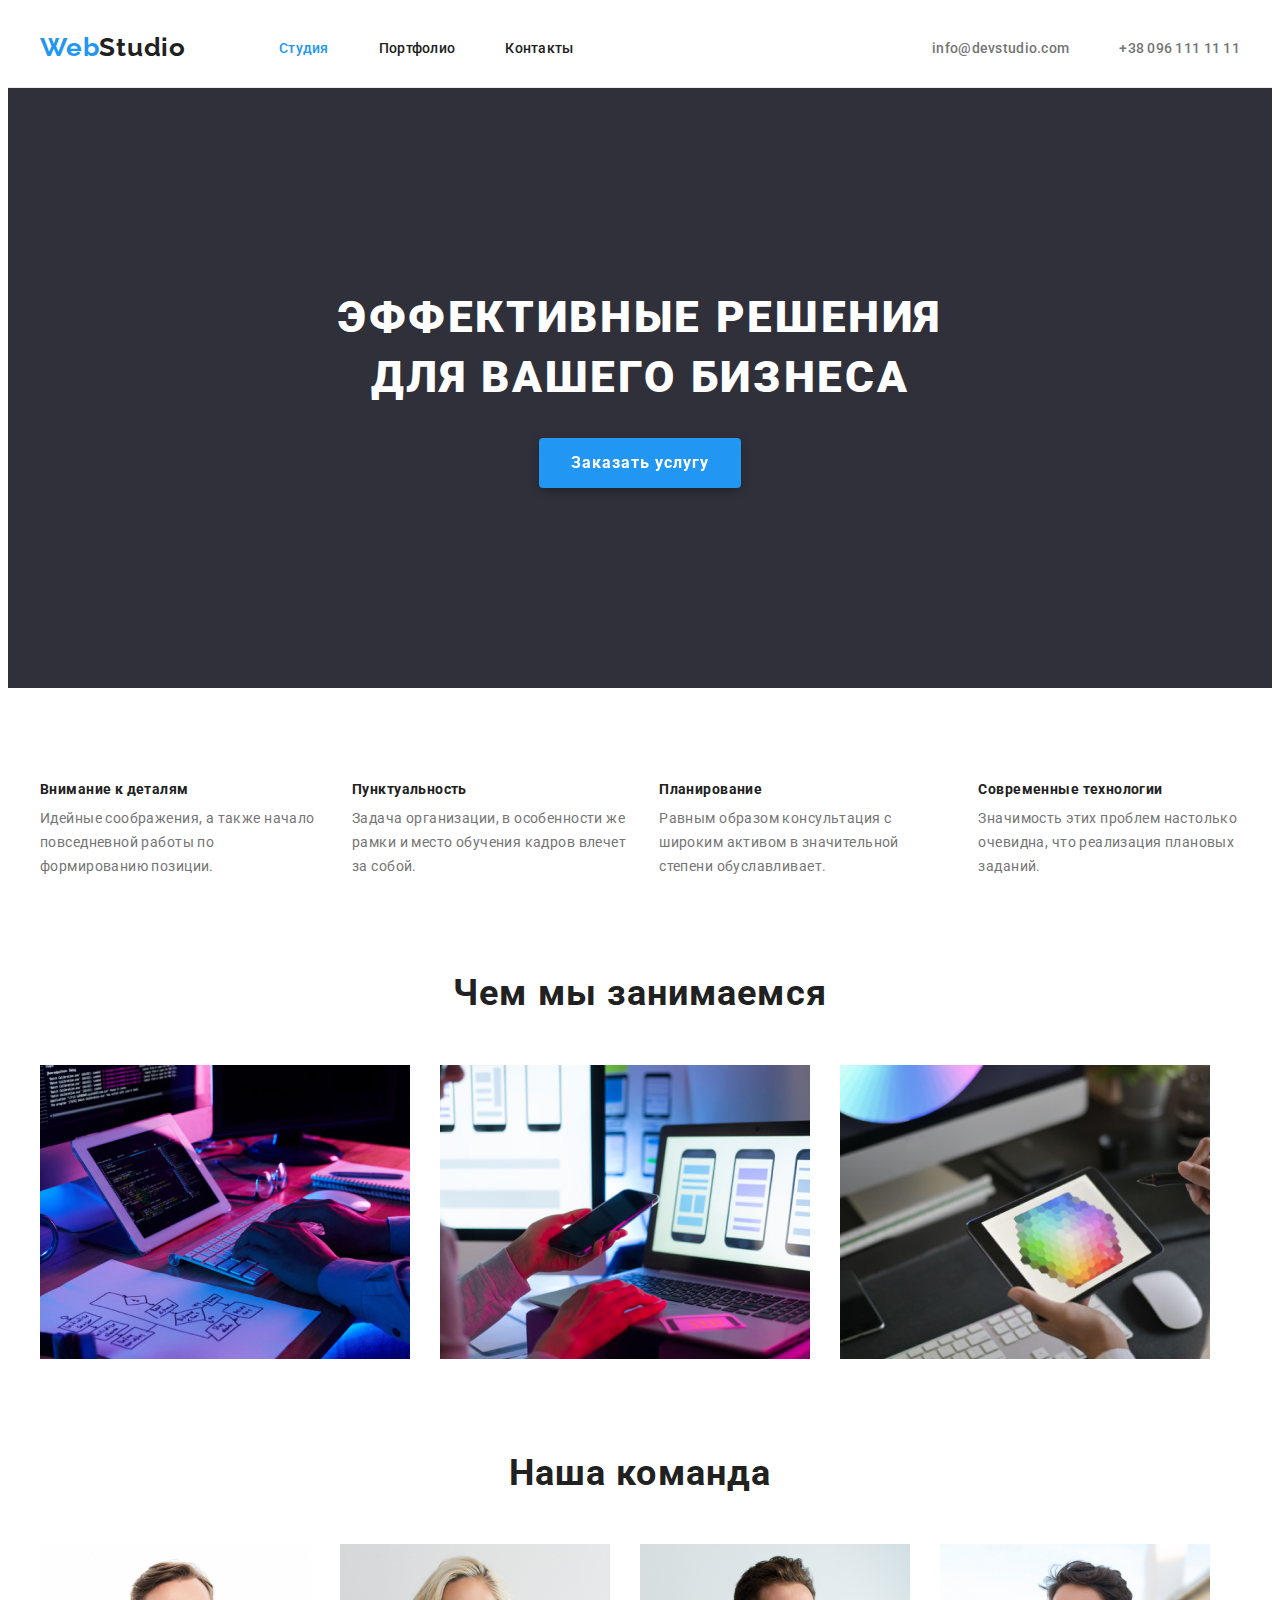
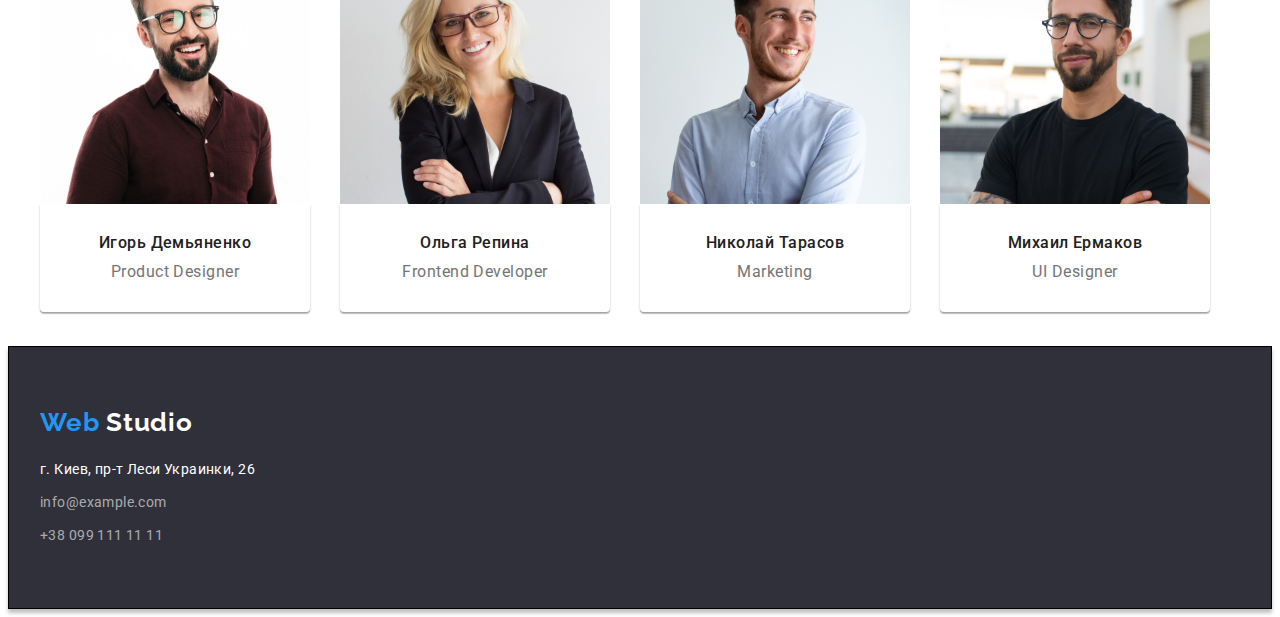
<file: index.html>
<!DOCTYPE html>
<html lang="ru">
  <head>
    <meta charset="UTF-8" />
    <meta http-equiv="X-UA-Compatible" content="IE=edge" />
    <meta name="viewport" content="width=device-width, initial-scale=1.0" />
    <title>ВебСтудия</title>
    <link rel="preconnect" href="https://fonts.gstatic.com" />
    <link
      href="https://fonts.googleapis.com/css2?family=Raleway:wght@700&family=Roboto:wght@400;500;700;900&display=swap"
      rel="stylesheet"
    />
    <link
      rel="stylesheet"
      href="https://cdnjs.cloudflare.com/ajax/libs/modern-normalize/1.0.0/modern-normalize.css"
      integrity="sha512-Zx6MlUMKSVJoQ+83OwhdILe8cSEsCzfqThJd7J/VA2UrK6Ctj85p+xzqfyuNXE5B1k25uUdmJ2OzItbBy9GHAQ=="
      crossorigin="anonymous"
    />
    <link rel="stylesheet" href="./css/styles.css" />
  </head>
  <body>
    <header class="header">
      <div class="container nav-logo">
        <a class="logo"><span class="logo-web">Web</span>Studio</a>
        <nav class="navigation">
          <ul class="navigation-list list">
            <li class="navigation-item">
              <a class="navigation-link link current" href="./index.html"
                >Студия</a
              >
            </li>
            <li class="navigation-item">
              <a class="navigation-link link" href="./portfolio.html"
                >Портфолио</a
              >
            </li>
            <li class="navigation-item">
              <a class="navigation-link link" href="">Контакты</a>
            </li>
          </ul>
        </nav>
        <ul class="navigation-list list">
          <li class="tel-list">
            <a class="tel-link link" href="mailto:info@example.com"
              >info@devstudio.com</a
            >
          </li>
          <li class="tel-list">
            <a class="tel-link link" href="tel:+380961111111"
              >+38 096 111 11 11</a
            >
          </li>
        </ul>
      </div>
    </header>
    <main>
      <section class="hero">
        <div class="container">
          <h1 class="main-heading">Эффективные решения для вашего бизнеса</h1>
          <button class="mobal-btn" type="button">Заказать услугу</button>
        </div>
      </section>

      <section>
        <!-- features -->
        <h2 class="visually-hidden">Особенности</h2>
        <div class="container features">
          <ul class="list styless">
            <li class="lessons-pictures">
              <h3 class="features-list">Внимание к деталям</h3>
              <p class="features-text">
                Идейные соображения, а также начало повседневной работы по
                формированию позиции.
              </p>
            </li>
            <li class="lessons-pictures">
              <h3 class="features-list">Пунктуальность</h3>
              <p class="features-text">
                Задача организации, в особенности же рамки и место обучения
                кадров влечет за собой.
              </p>
            </li>
            <li class="lessons-pictures">
              <h3 class="features-list">Планирование</h3>
              <p class="features-text">
                Равным образом консультация с широким активом в значительной
                степени обуславливает.
              </p>
            </li>
            <li class="lessons-pictures">
              <h3 class="features-list">Современные технологии</h3>
              <p class="features-text">
                Значимость этих проблем настолько очевидна, что реализация
                плановых заданий.
              </p>
            </li>
          </ul>
        </div>
        <div class="container block">
          <h2 class="components">Чем мы занимаемся</h2>

          <ul class="list services">
            <li class="lessons-pictures">
              <img
                src="./images/img-studio/features1.png"
                alt="Работа с ноутом"
                width="370"
                height="294"
              />
            </li>
            <li class="lessons-pictures">
              <img
                src="./images/img-studio/features2.png"
                alt="Работа с телефоном"
                width="370"
                height="294"
              />
            </li>
            <li class="lessons-pictures">
              <img
                src="./images/img-studio/ftatures3.png"
                alt="Работа с планшетом"
                width="370"
                height="294"
              />
            </li>
          </ul>
        </div>
      </section>
      <section class="team-comando">
        <!-- rush-team -->

        <div class="container picture">
          <h2 class="components">Наша команда</h2>

          <ul class="list team">
            <li class="lessons-pictures">
              <img
                src="./images/img-studio/img-1.jpg"
                alt="дизайнер"
                width="270"
                height="260"
              />
              <div class="fio">
                <h3 class="rush-team">Игорь Демьяненко</h3>
                <p lang="en" class="profession">Product Designer</p>
              </div>
            </li>
            <li class="lessons-pictures">
              <img
                src="./images/img-studio/img-2.jpg"
                alt="разработчик"
                width="270"
                height="260"
              />
              <div class="fio">
                <h3 class="rush-team">Ольга Репина</h3>

                <p lang="en" class="profession">Frontend Developer</p>
              </div>
            </li>
            <li class="lessons-pictures">
              <img
                src="./images/img-studio/img-3.jpg"
                alt="маркетолог"
                width="270"
                height="260"
              />
              <div class="fio">
                <h3 class="rush-team">Николай Тарасов</h3>

                <p lang="en" class="profession">Marketing</p>
              </div>
            </li>
            <li class="lessons-pictures">
              <img
                src="./images/img-studio/img-4.jpg"
                alt="дизайнер"
                width="270"
                height="260"
              />
              <div class="fio">
                <h3 class="rush-team">Михаил Ермаков</h3>
                <p lang="en" class="profession">UI Designer</p>
              </div>
            </li>
          </ul>
        </div>
      </section>
    </main>

    <footer class="footer-black">
      <address class="container">
        <a class="logo-contact"
          ><span class="logo-web">Web</span>
          <span class="logo-footer">Studio</span></a
        >
        <div class="address-item">
          <p class="city">г. Киев, пр-т Леси Украинки, 26</p>
          <ul class="list">
            <li class="info">
              <a class="mail-tel link" href="mailto:info@example.com"
                >info@example.com</a
              >
            </li>
            <li>
              <a class="mail-tel link" href="tel:+380991111111"
                >+38 099 111 11 11</a
              >
            </li>
          </ul>
        </div>
      </address>
    </footer>
  </body>
</html>
</file>
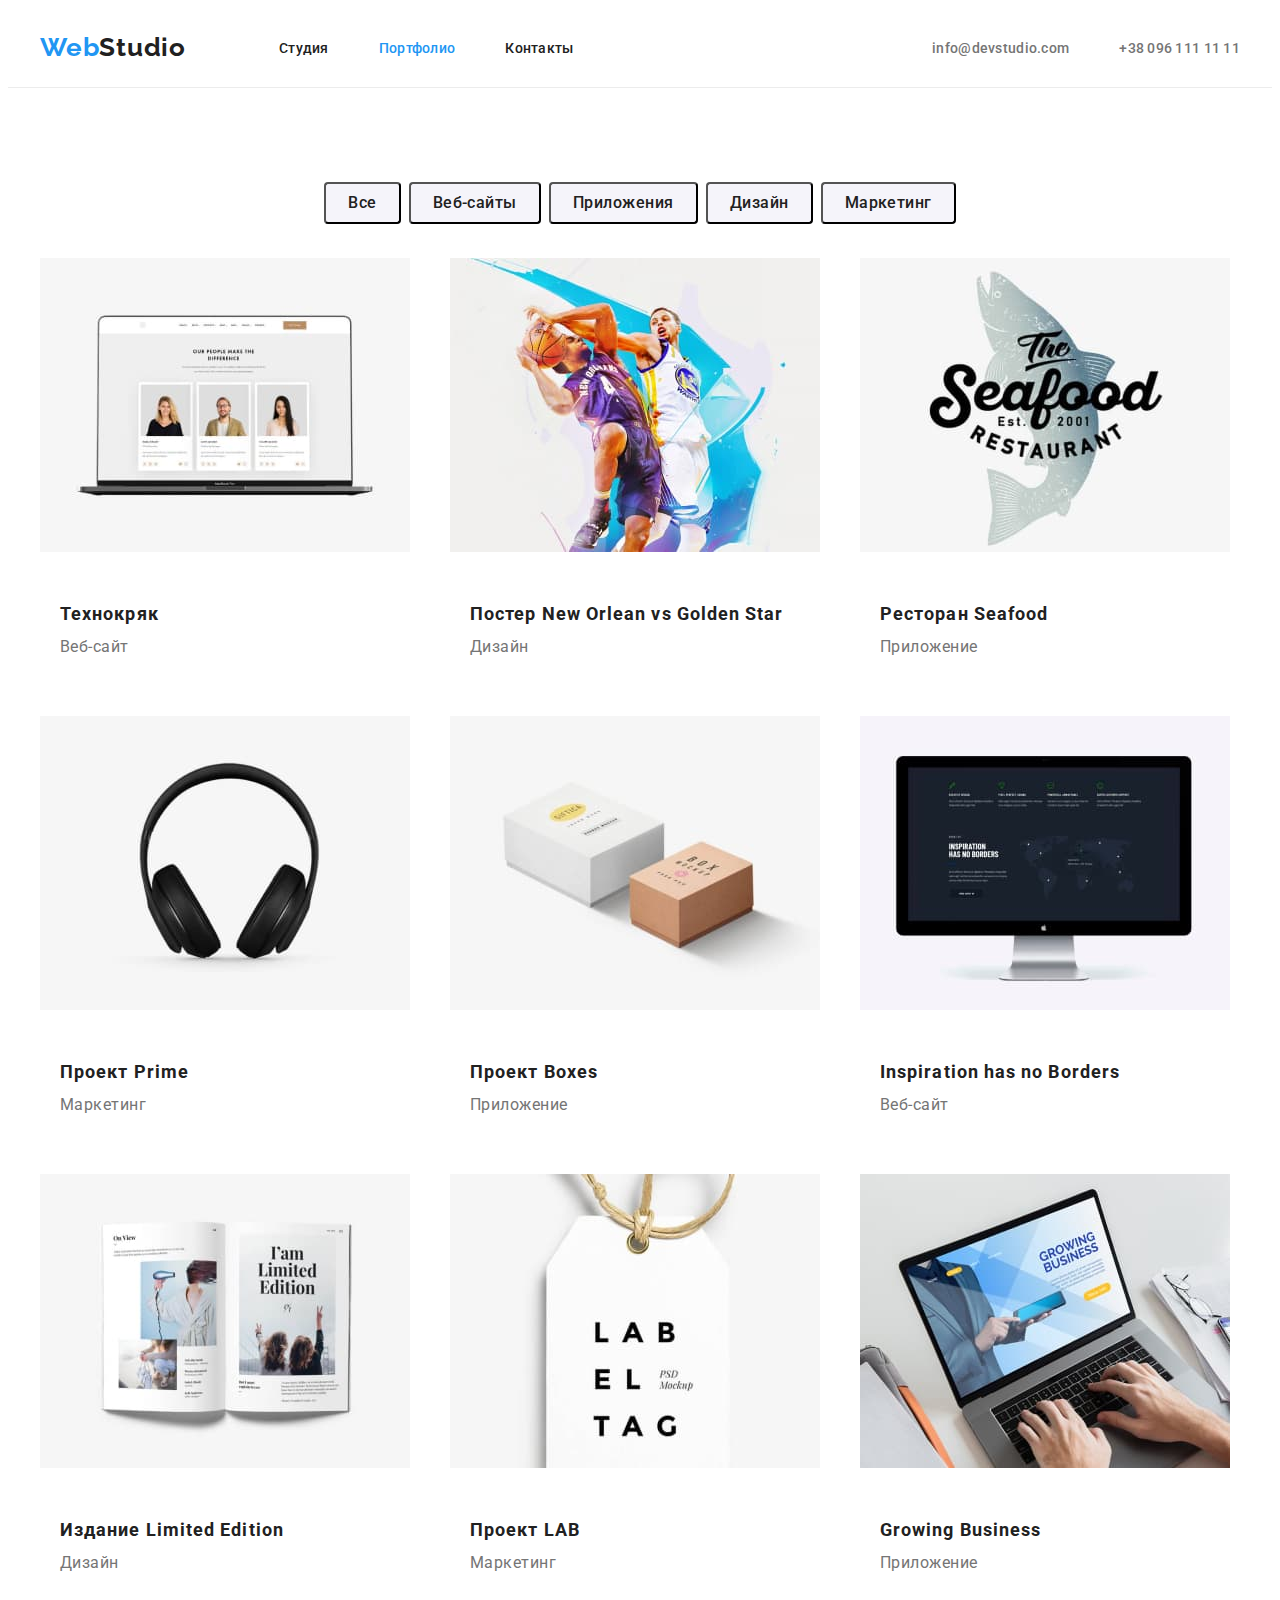
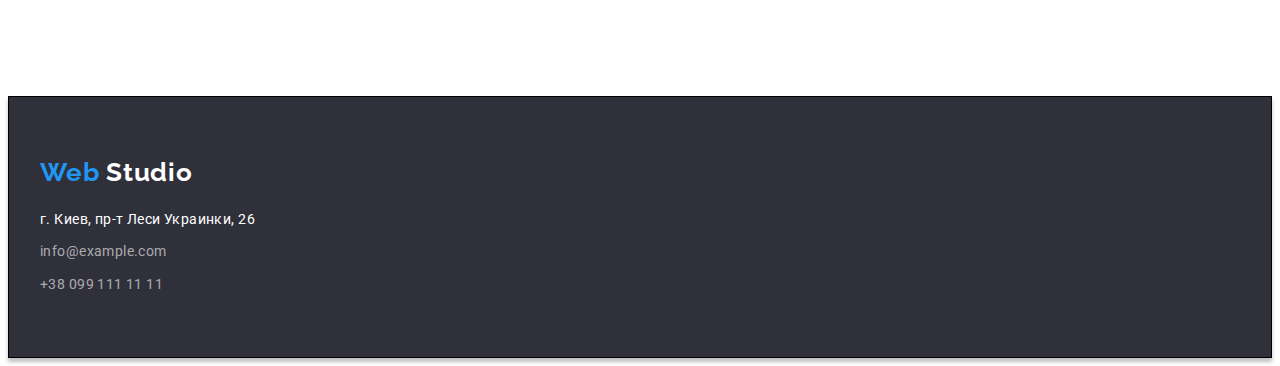
<file: portfolio.html>
<!DOCTYPE html>
<html lang="ru">
  <head>
    <meta charset="UTF-8" />
    <meta http-equiv="X-UA-Compatible" content="IE=edge" />
    <meta name="viewport" content="width=device-width, initial-scale=1.0" />
    <title>Портфолио</title>
    <link rel="preconnect" href="https://fonts.gstatic.com" />
    <link
      href="https://fonts.googleapis.com/css2?family=Raleway:wght@700&family=Roboto:wght@400;500;700;900&display=swap"
      rel="stylesheet"
    />
    <link
      rel="stylesheet"
      href="https://cdnjs.cloudflare.com/ajax/libs/modern-normalize/1.0.0/modern-normalize.css"
      integrity="sha512-Zx6MlUMKSVJoQ+83OwhdILe8cSEsCzfqThJd7J/VA2UrK6Ctj85p+xzqfyuNXE5B1k25uUdmJ2OzItbBy9GHAQ=="
      crossorigin="anonymous"
    />
    <link rel="stylesheet" href="./css/styles.css" />
  </head>
  <body>
    <header class="header">
      <div class="container nav-logo">
        <a class="logo"><span class="logo-web">Web</span>Studio</a>
        <nav class="navigation">
          <ul class="navigation-list list">
            <li class="navigation-item">
              <a class="navigation-link link" href="./index.html">Студия</a>
            </li>
            <li class="navigation-item">
              <a class="navigation-link link current" href="./portfolio.html"
                >Портфолио</a
              >
            </li>
            <li class="navigation-item">
              <a class="navigation-link link" href="">Контакты</a>
            </li>
          </ul>
        </nav>
        <ul class="navigation-list list">
          <li class="tel-list">
            <a class="tel-link link" href="mailto:info@example.com"
              >info@devstudio.com</a
            >
          </li>
          <li class="tel-list">
            <a class="tel-link link" href="tel:+380961111111"
              >+38 096 111 11 11</a
            >
          </li>
        </ul>
      </div>
    </header>

    <main>
      <!-- Buttons -->
      <section class="filters">
        <div class="container">
          <h1 class="visually-hidden">Portfolio</h1>
          <h2 class="visually-hidden">Кнопки</h2>

          <ul class="menu-list list">
            <li class="menu-item">
              <button class="content-btn" type="button">Все</button>
            </li>
            <li class="menu-item">
              <button class="content-btn" type="button">Веб-сайты</button>
            </li>
            <li class="menu-item">
              <button class="content-btn" type="button">Приложения</button>
            </li>
            <li class="menu-item">
              <button class="content-btn" type="button">Дизайн</button>
            </li>
            <li class="menu-item">
              <button class="content-btn" type="button">Маркетинг</button>
            </li>
          </ul>

          <!-- Cards-->
          <ul class="list menu-cards">
            <li class="list item">
              <a class="link" href="">
                <div class="cards-img">
                  <img
                    src="./images/img-portfolio/img(1).jpg"
                    alt="Технокряк"
                    height="294"
                  />
                </div>
                <div class="card-content">
                  <h3 class="cards-list">Технокряк</h3>
                  <p class="cards-item">Веб-сайт</p>
                </div>
              </a>
            </li>
            <li class="item">
              <a class="link" href="">
                <div class="cards-img">
                  <img
                    src="./images/img-portfolio/img(2).jpg"
                    alt="Постер"
                    height="294"
                  />
                </div>
                <div class="card-content">
                  <h3 class="cards-list">Постер New Orlean vs Golden Star</h3>
                  <p class="cards-item">Дизайн</p>
                </div>
              </a>
            </li>
            <li class="item">
              <a class="link" href="">
                <div class="cards-img">
                  <img
                    src="./images/img-portfolio/img(3).jpg"
                    alt="Ресторан"
                    height="294"
                  />
                </div>
                <div class="card-content">
                  <h3 class="cards-list">Ресторан Seafood</h3>
                  <p class="cards-item">Приложение</p>
                </div>
              </a>
            </li>
            <li class="item">
              <a class="link" href="">
                <div class="cards-img">
                  <img
                    src="./images/img-portfolio/img(4).jpg"
                    alt="Проект Prime"
                    height="294"
                  />
                </div>
                <div class="card-content">
                  <h3 class="cards-list">Проект Prime</h3>
                  <p class="cards-item">Маркетинг</p>
                </div>
              </a>
            </li>
            <li class="item">
              <a class="link" href="">
                <div class="cards-img">
                  <img
                    src="./images/img-portfolio/img(5).jpg"
                    alt="Проект Boxes"
                    height="294"
                  />
                </div>
                <div class="card-content">
                  <h3 class="cards-list">Проект Boxes</h3>
                  <p class="cards-item">Приложение</p>
                </div>
              </a>
            </li>
            <li class="item">
              <a class="link" href="">
                <div class="cards-img">
                  <img
                    src="./images/img-portfolio/img(6).jpg"
                    alt="Монитор"
                    height="294"
                  />
                </div>
                <div class="card-content">
                  <h3 class="cards-list">Inspiration has no Borders</h3>
                  <p class="cards-item">Веб-сайт</p>
                </div>
              </a>
            </li>
            <li class="item">
              <a class="link" href="">
                <div class="cards-img">
                  <img
                    src="./images/img-portfolio/img(7).jpg"
                    alt="Издание Limited
              Edition"
                    height="294"
                  />
                </div>
                <div class="card-content">
                  <h3 class="cards-list">Издание Limited Edition</h3>
                  <p class="cards-item">Дизайн</p>
                </div>
              </a>
            </li>
            <li class="item">
              <a class="link" href="">
                <div class="cards-img">
                  <img
                    src="./images/img-portfolio/img(8).jpg"
                    alt="Проект LAB"
                    height="294"
                  />
                </div>
                <div class="card-content">
                  <h3 class="cards-list">Проект LAB</h3>
                  <p class="cards-item">Маркетинг</p>
                </div>
              </a>
            </li>
            <li class="item">
              <a class="link" href="">
                <div class="cards-img">
                  <img
                    src="./images/img-portfolio/img(9).jpg"
                    alt="Печатает на ноуте"
                    height="294"
                  />
                </div>
                <div class="card-content">
                  <h3 class="cards-list">Growing Business</h3>
                  <p class="cards-item">Приложение</p>
                </div>
              </a>
            </li>
          </ul>
        </div>
      </section>
    </main>

    <footer class="footer-black">
      <address class="container">
        <a class="logo-contact"
          ><span class="logo-web">Web</span>
          <span class="logo-footer">Studio</span></a
        >
        <div class="address-item">
          <p class="city">г. Киев, пр-т Леси Украинки, 26</p>
          <ul class="list">
            <li class="info">
              <a class="mail-tel link" href="mailto:info@example.com"
                >info@example.com</a
              >
            </li>
            <li>
              <a class="mail-tel link" href="tel:+380991111111"
                >+38 099 111 11 11</a
              >
            </li>
          </ul>
        </div>
      </address>
    </footer>
  </body>
</html>
</file>
<file: css/styles.css>
:root {
  --main-font: Roboto, sans-serif;
  --secondari-font: Raleway, sans-serif;
  --accent-color: #2196f3;
  --accent-text-color: #212121;
  --accent-too-color: #757575;
  --color-white: #ffffff;
  --card-set-gap: 30px;
}

body {
  font-family: var(--main-font);
}
.link {
  text-decoration: none;
}

.list {
  list-style: none;
}

.address {
  font-style: normal;
}

button {
  font-family: inherit;
}

h1,
h2,
h3,
h4,
h5,
h6,
p {
  margin: 0;
}

ul,
ol {
  margin: 0;
  padding: 0;
}

img {
  display: block;
  max-width: 100%;
}

.visually-hidden {
  position: absolute;
  width: 1px;
  height: 1px;
  margin: -1px;
  border: 0;
  padding: 0;

  white-space: nowrap;
  clip-path: inset(100%);
  clip: rect(0 0 0 0);
  overflow: hidden;
}
/* =============== HEADER ================== */

.navigation {
  display: flex;
  align-items: center;
}

.nav-logo {
  display: flex;
  align-items: center;
}

.navigation-link {
  font-weight: 500;
  font-size: 14px;
  line-height: 1.14;
  letter-spacing: 0.02em;
  color: var(--accent-text-color);
}

.navigation-list {
  display: flex;
  margin-left: auto;
  align-items: center;
}

.tel-list:not(:last-child) {
  margin-right: 50px;
}

.navigation-link:hover,
.navigation-link:focus {
  background-color: var(--color-white);
  color: var(--accent-color);
}

.navigation-item:not(:last-child) {
  margin-right: 50px;
}

.tel-link {
  font-weight: 500;
  font-size: 14px;
  line-height: 1.1;
  letter-spacing: 0.02em;
  color: var(--accent-too-color);
}

.tel-list {
  display: block;
  /*----margin-left: 50px;----*/
}

.tel-link:hover,
.tel-link:focus {
  background-color: var(--color-white);
  color: var(--accent-color);
}

.logo {
  font-family: var(--secondari-font);
  font-weight: 700;
  font-size: 26px;
  line-height: 1.19;
  letter-spacing: 0.03em;
  color: var(--accent-text-color);
  margin-right: 93px;
}

.logo-web {
  color: var(--accent-color);
}

.current {
  color: var(--accent-color);
}

.header {
  padding-top: 24px;
  padding-bottom: 24px;
  display: flex;
  justify-content: space-between;
  align-items: center;
  border-bottom: 1px solid rgba(236, 236, 236, 1);
}

/*-----.header .container {
  display: flex;
  align-items: center;
}-----*/

.container {
  margin-left: auto;
  margin-right: auto;
  width: 1200px;
  padding-left: 15px;
  padding-right: 15px;
}

.hero {
  color: var(--color-white);
  background: #2f303a;
  text-align: center;
  padding-top: 200px;
  padding-bottom: 200px;
}

/* =============== AND HEADER ================== */

/* ================ COMPONENTS ================= */

.mobal-btn {
  font-weight: 700;
  font-size: 16px;
  line-height: 1.87;
  letter-spacing: 0.06em;
  cursor: pointer;
  background-color: var(--accent-color);
  color: var(--color-white);
  padding: 10px 32px;
  filter: drop-shadow(0px 4px 4px rgba(0, 0, 0, 0.25));
  border-radius: 4px;
  border: 0;
}

.main-heading {
  font-weight: 900;
  font-size: 44px;
  line-height: 1.36;
  text-align: center;
  letter-spacing: 0.06em;
  text-transform: uppercase;
  margin: 0 auto;
  margin-bottom: 30px;
  max-width: 696px;
}

/*---- .navigation-link .link.current {
  color: var(--accent-color);
} ---*/

/* ================ AND COMPONENTS ============== */

/* =================== FEATURES ================= */

.features-list {
  font-weight: 700;
  font-size: 14px;
  line-height: 1.14;
  letter-spacing: 0.03em;
  color: var(--accent-text-color);
  margin-bottom: 10px;
}

.features-text {
  font-size: 14px;
  line-height: 1.7;
  letter-spacing: 0.03em;
  color: var(--accent-too-color);
}
.features {
  display: flex;
  padding-bottom: 47px;
  padding-top: 94px;
}

.lessons-pictures {
  background: #ffffff;
}

/*---box-shadow: 0px 1px 3px rgba(0, 0, 0, 0.12), 0px 1px 1px rgba(0, 0, 0, 0.14),
    0px 2px 1px rgba(0, 0, 0, 0.2);
  border-radius: 0px 0px 4px 4px;
}----*/

.lessons-pictures:not(:last-child) {
  margin-right: 30px;
}

/*------.lessons {
  /*--- justify-content: space-between; 
  padding-bottom: 94px;
  padding-top: 50px;
}---*/

.services {
  display: flex;
}

.team {
  display: flex;
}

.fio {
  padding-top: 30px;
  padding-bottom: 30px;
  background: #ffffff;

  box-shadow: 0px 1px 3px rgba(0, 0, 0, 0.12), 0px 1px 1px rgba(0, 0, 0, 0.14),
    0px 2px 1px rgba(0, 0, 0, 0.2);
  border-radius: 0px 0px 4px 4px;

  /*---margin-top: 30px;
  margin-bottom: 10px;----*/
}

.styless {
  display: flex;
}

/* =============== AND FEATURES ================= */

.components {
  font-weight: 700;
  font-size: 36px;
  line-height: 1.16;
  text-align: center;
  letter-spacing: 0.03em;
  color: var(--accent-text-color);
  margin-bottom: 50px;
}

.rush-team {
  font-weight: 500;
  font-size: 16px;
  line-height: 1.18;
  text-align: center;
  letter-spacing: 0.03em;
  color: var(--accent-text-color);
  margin-bottom: 10px;
}

.profession {
  font-size: 16px;
  line-height: 1.18;
  text-align: center;
  letter-spacing: 0.03em;
  color: var(--accent-too-color);
}

.team-comando {
  padding-top: 94px;
  padding-bottom: 34px;
}

/*----.comandos {
  padding-top: 94px;
  padding-bottom: 50px;
}  ---*/

/*--.picture {
  margin-bottom: 94px;
  margin-top: 94px;
} ---*/

.filters {
  margin-bottom: 94px;
  margin-top: 94px;
}

.block {
  padding-top: 47px;
}

/* =============== FUTTER ================= */

.city {
  font-size: 14px;
  line-height: 1.71;
  letter-spacing: 0.03em;
  color: var(--color-white);
  margin-bottom: 9px;
}

.info:not(:last-child) {
  margin-bottom: 9px;
}

.mail-tel {
  font-size: 14px;
  line-height: 1.71;
  letter-spacing: 0.03em;
  color: rgba(255, 255, 255, 0.6);
  background: #2f303a;
}

/*---.footer-black {
  position: absolute;
  width: 1600px;
  height: 252px;
  left: 0px;
  top: 1628px;} ---*/

.footer-black {
  background: #2f303a;
  border: 1px solid #000000;
  box-shadow: 0px 4px 4px rgba(0, 0, 0, 0.25);
  padding-top: 60px;
  padding-bottom: 60px;
}

.logo-footer {
  color: var(--color-white);
}

.address-item:not(:last-child) {
  margin-bottom: 9px;
}

.address-item {
  font-style: normal;
}

.logo-contact {
  font-family: var(--secondari-font);
  font-weight: 700;
  font-size: 26px;
  line-height: 1.19;
  letter-spacing: 0.03em;
  color: var(--accent-text-color);
  margin-bottom: 20px;
  font-style: normal;
  display: block;
}

/*----.address {
  margin-bottom: 20px;
}---*/

/* =============== AND FUTTER ============= */

/* =============== Portfolio ============== */
.content-btn {
  border-radius: 4px;
  padding: 6px 22px;
  display: inline-block;
  min-width: 73px;
  font-weight: 500;
  font-size: 16px;
  line-height: 1.62;
  text-align: center;
  letter-spacing: 0.03em;
  color: var(--accent-text-color);
  background-color: #f5f4fa;
  cursor: pointer;
}

.content-btn:hover,
.content-btn:focus {
  background-color: var(--accent-color);
  color: var(--color-white);
}

.cards-list {
  font-weight: 700;
  font-size: 18px;
  line-height: 2;
  letter-spacing: 0.06em;
  color: var(--accent-text-color);
  margin-top: 20px;
}

.cards-item {
  font-size: 16px;
  line-height: 1.87;
  letter-spacing: 0.03em;
  color: var(--accent-too-color);
}

.card-content {
  padding: 24px 20px;
}

.menu-list {
  display: flex;
  justify-content: center;
  margin-bottom: 34px;
}

.menu-item:not(:last-child) {
  margin-right: 8px;
}

.menu-item {
  cursor: pointer;
  background: #f5f4fa;
  border-radius: 4px;
}
.menu-cards {
  padding: 0;
  margin: 0;
  list-style: none;

  display: flex;
  flex-wrap: wrap;

  margin-left: calc(-1 * var(--card-set-gap));
  margin-top: calc(-1 * var(--card-set-gap));

  overflow: hidden;
}

.menu-cards > .item {
  flex-basis: calc(100% / 3 - var(--card-set-gap));

  margin-left: var(--card-set-gap);
  margin-top: var(--card-set-gap);
}

.cards-img {
  max-width: 100%;
}

/* =========== And Portfolio ============== */
</file>
